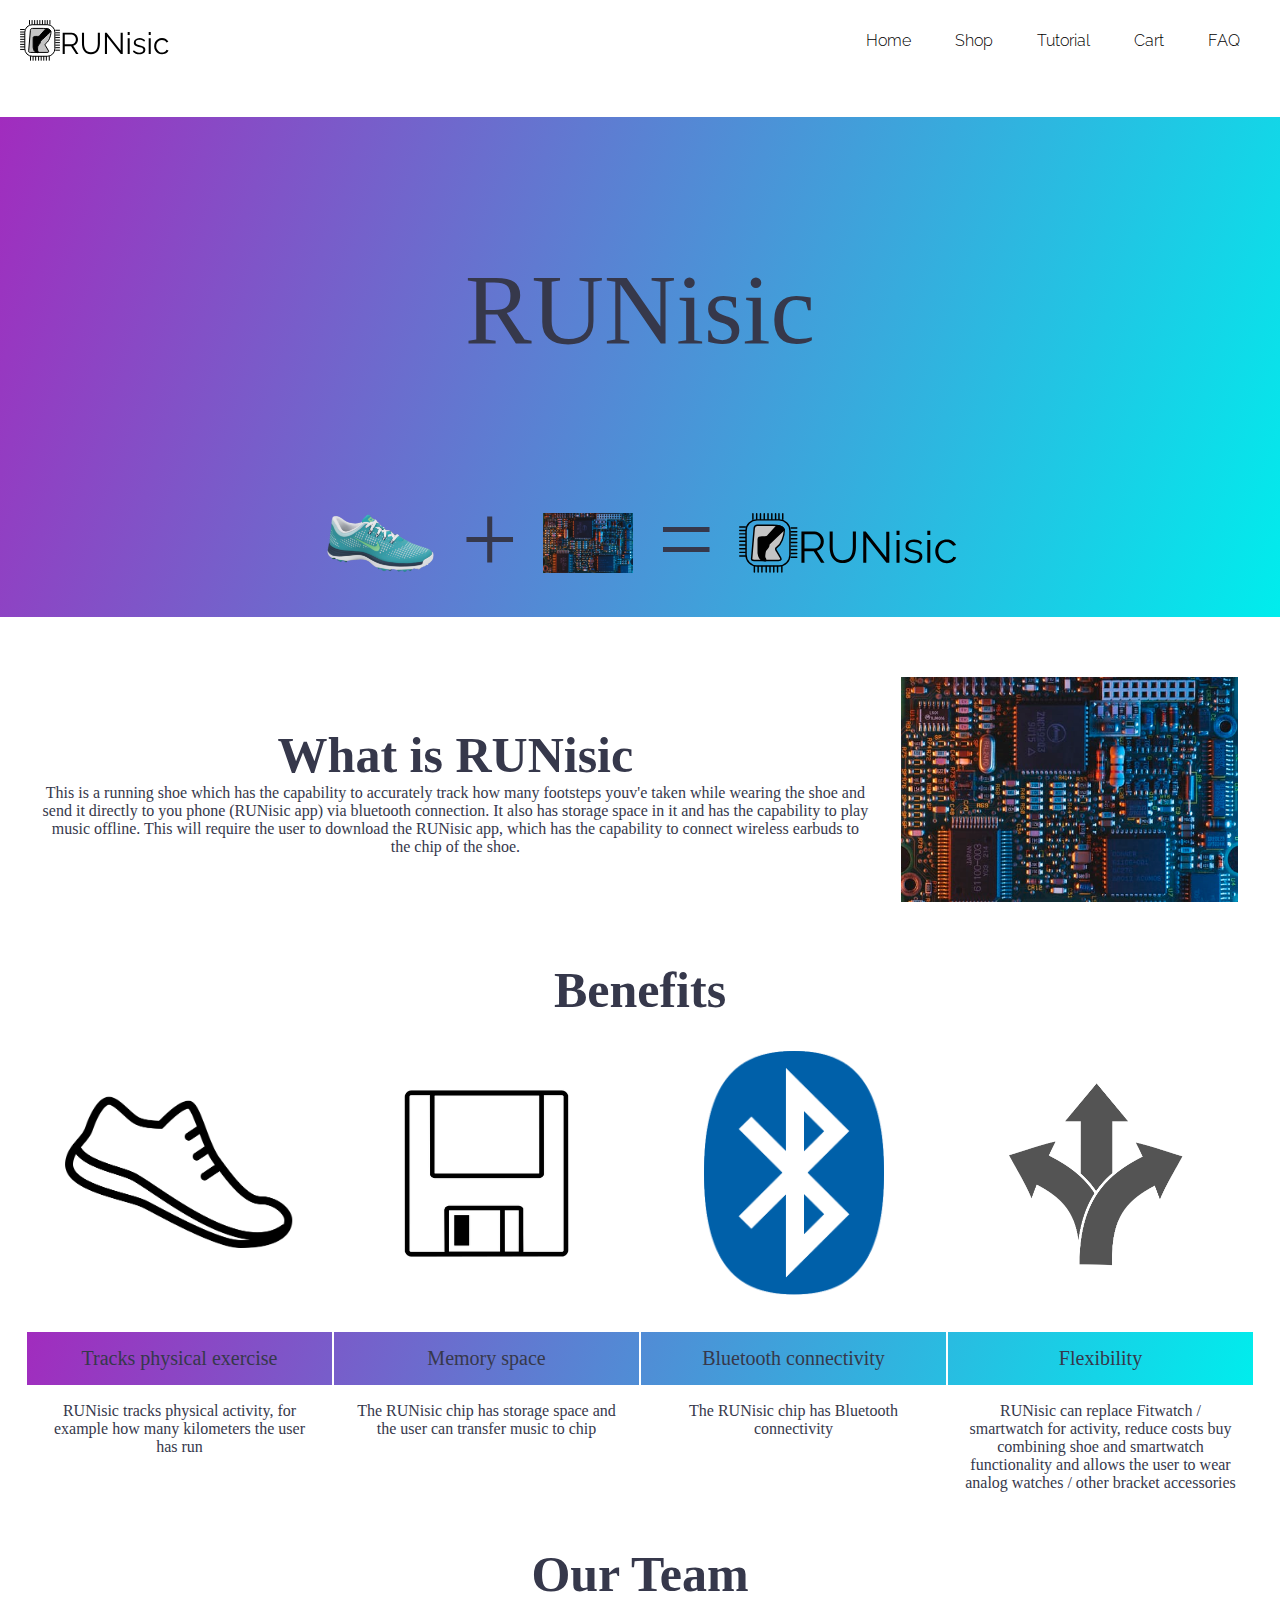
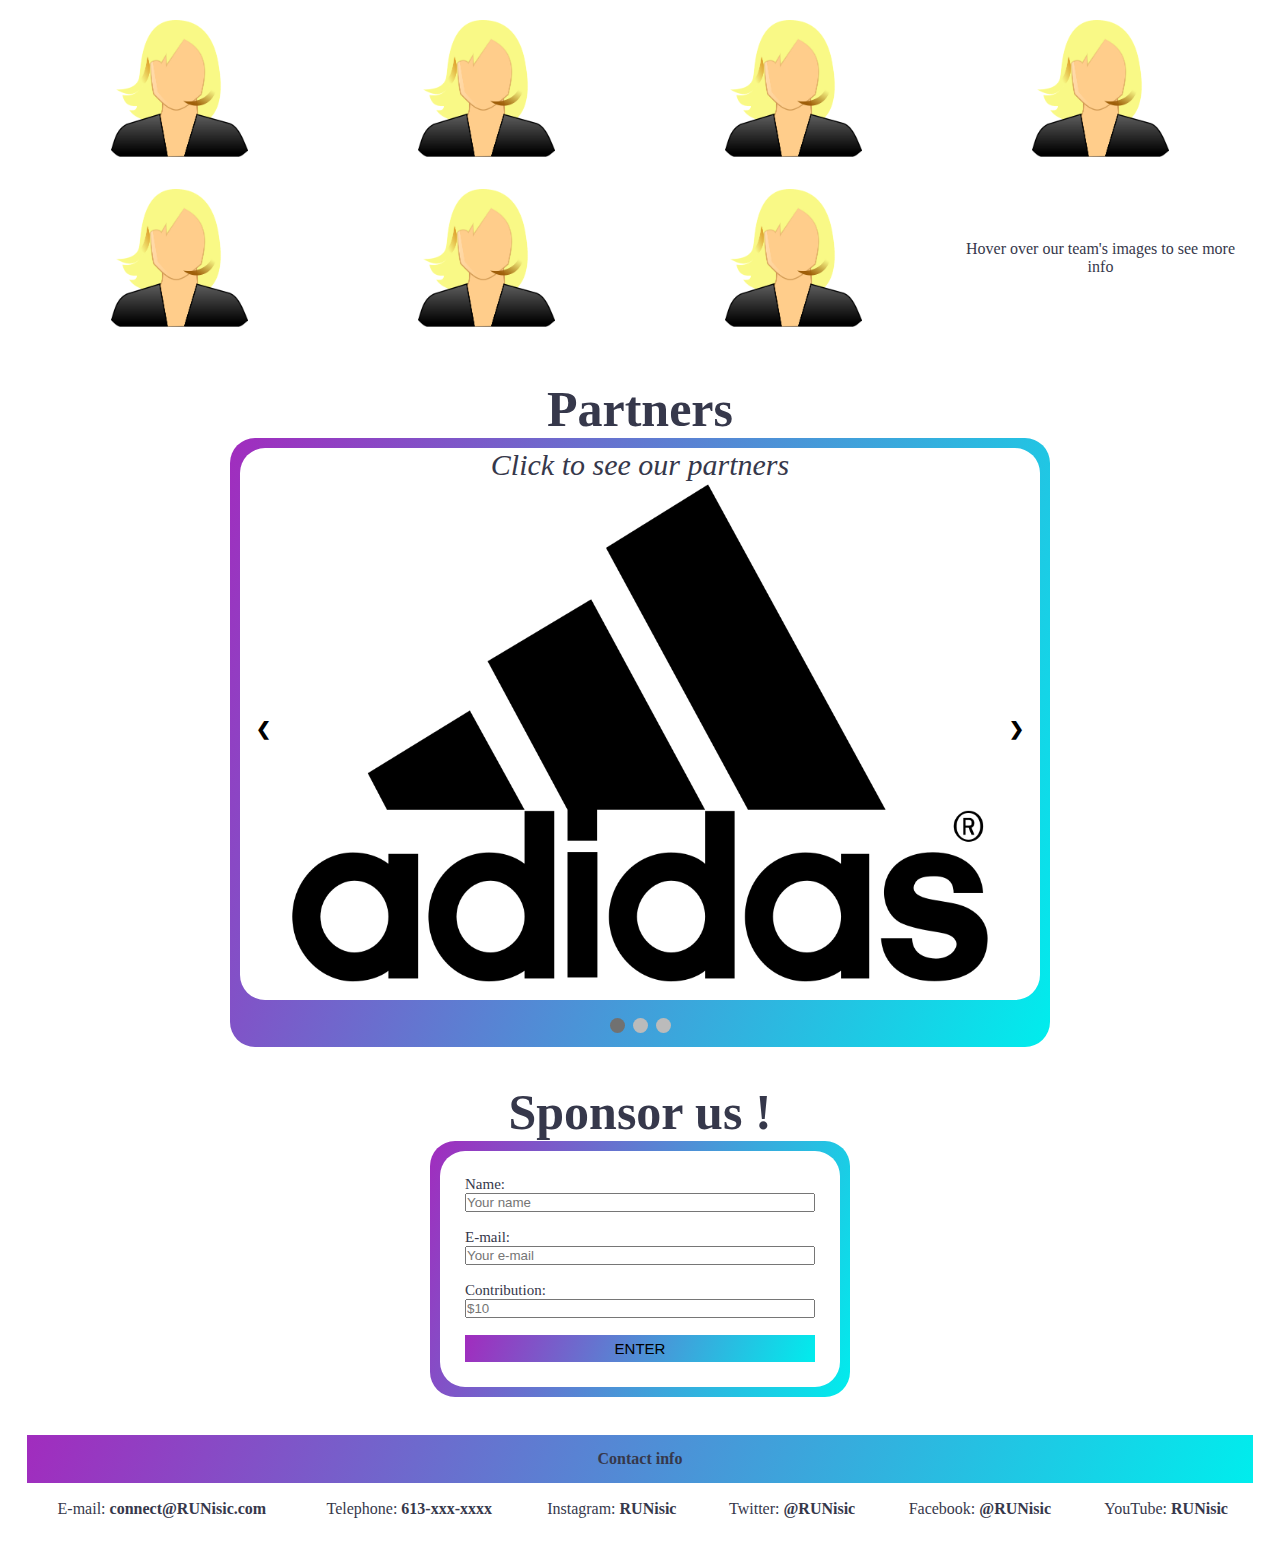
<file: index.html>
<!DOCTYPE html>
<html lang="en">

<head>
    <meta charset="UTF-8">
    <meta name="viewport" content="width=device-width, initial-scale=1.0">
    <title>RUNisic</title>
    <link rel="stylesheet" href="styles.css">
    <link rel="stylesheet" href="MainPage-index/MainPage.css">
</head>

<body>
    <!-- Nav bar -->
    <header>
        <div class="navBar">
            <img class="logo" src="assets/navBar_logo.svg" alt="logo.png" onclick="location.href='index.html';">
            <nav>
                <ul class="tabs">
                    <li><a href="index.html">Home</a></li>
                    <li><a href="ShoppingPage/ShoppingPage.html">Shop</a></li>
                    <li><a href="TutorialsPage/TutorialsPage.html">Tutorial</a></li>
                    <li><a href="ShoppingCartPage/ShoppingCartPage.html">Cart</a></li>
                    <li><a href="FAQPage/FaqPage.html">FAQ</a></li>
                </ul>
            </nav>
        </div>
    </header>

    <br>
    <br>

    <body>

        <div class="mainPageClass">
            <div class="top">
              <div class="center">
                <br> 
                RUNisic
                <br> <br>
                <img style="height: 60px;" src="MainPage-index/Image/shoe_mainPage.png" alt="[image of shoe]">
                +
                <img style="height: 60px;" src="MainPage-index/Image/chip.jpg" alt="[image of chip]">
                = 
                <img style="height: 60px;" src="assets/navBar_logo.svg" alt="[logo]">
              </div>
            </div>
        
            <article>
            <br>
        
            <table>
              <tr> <td style="width: 70%;">
                <div id="info">
                <h2> What is RUNisic </h2>
                <p class="info-text"> This is a running shoe which has the capability to accurately track how many footsteps youv'e
                  taken while wearing the shoe and send it directly to you phone (RUNisic app) via bluetooth connection.
                  It also has storage space in it and has the capability to play music offline. This will require
                  the user to download the RUNisic app, which has the capability to connect wireless earbuds to the
                  chip of the shoe. </p>
                </div>
              </td>
              <td>
                <img style="width: 100%;" src="MainPage-index/Image/chip.jpg" alt="[image of chip]">
              </td>
              <tr>
            </table>
        
            <br> <br> 
            
            <h2> Benefits  </h2>
            <table style="width: 100%; text-align: center;">
              <tr> 
                <td style="width: 25%;"> <img src="MainPage-index/Image/Exercise.png" alt="[Exercise]" style="width: 100%; max-width: 300px;"> </td>
                <td style="width: 25%;"> <img src="MainPage-index/Image/Memory.png" alt="[Memory]" style="width: 100%; max-width: 300px;"> </td>
                <td style="width: 25%;"> <img src="MainPage-index/Image/Bluetooth.png" alt="[Bluetooth]" style="width: 100%; max-width: 180px;"> </td>
                <td style="width: 25%;"> <img src="MainPage-index/Image/Flexibility.jpg" alt="[Flexibility]" style="width: 100%; max-width: 300px;"> </td>
              </tr>
              <tr style="font-size: 20px; background: linear-gradient(109.49deg, #A12CBE 0%, #00EDED 100%);">
                <td>Tracks physical exercise</td>
                <td>Memory space</td> 
                <td>Bluetooth connectivity</td>
                <td>Flexibility</td>
              </tr>
              
              <tr style="vertical-align: top;">
                <td>RUNisic tracks physical activity, for example how many kilometers the user has run</td>
                <td>The RUNisic chip has storage space and the user can transfer music to chip</td>
                <td>The RUNisic chip has Bluetooth connectivity</td>
                <td>RUNisic can replace Fitwatch / smartwatch for activity, reduce costs buy combining shoe and smartwatch functionality and allows the user to wear analog watches / other bracket accessories </td>
              </tr>
          </table>
          <br> <br> 
        
          <h2> Our Team </h2>
          <table>
            <tr>
              <td style="width: 25%;">
                <div class="team_container">
                  <img src="MainPage-index/Image/avatar_female.png" alt="[Female Avatar]" class="team_image">
                  <div class="team_overlay">
                    <div class="team_text">Taha Ben Amor</div>
                  </div>
                </div>
              </td>
              <td style="width: 25%;">
                <div class="team_container">
                  <img src="MainPage-index/Image/avatar_female.png" alt="[Female Avatar]" class="team_image">
                  <div class="team_overlay">
                    <div class="team_text">Victoria Cimpu</div>
                  </div>
                </div>
              </td>
              <td style="width: 25%;">
                <div class="team_container">
                  <img src="MainPage-index/Image/avatar_female.png" alt="[Female Avatar]" class="team_image">
                  <div class="team_overlay">
                    <div class="team_text">Robert Djukic</div>
                  </div>
                </div>
              </td>
              <td style="width: 25%;">
                <div class="team_container">
                  <img src="MainPage-index/Image/avatar_female.png" alt="[Female Avatar]" class="team_image">
                  <div class="team_overlay">
                    <div class="team_text">Aimen Mossa</div>
                  </div>
                </div>
              </td>
            </tr>
            <tr> 
              <td style="width: 25%;">
                <div class="team_container">
                  <img src="MainPage-index/Image/avatar_female.png" alt="[Female Avatar]" class="team_image">
                  <div class="team_overlay">
                    <div class="team_text">Uyen Nguyen</div>
                  </div>
                </div>
              </td>
              <td style="width: 25%;">
                <div class="team_container">
                  <img src="MainPage-index/Image/avatar_female.png" alt="[Female Avatar]" class="team_image">
                  <div class="team_overlay">
                    <div class="team_text">Haris Ahmad Vohra</div>
                  </div>
                </div>
              </td>
              <td style="width: 25%;">
                <div class="team_container">
                  <img src="MainPage-index/Image/avatar_female.png" alt="[Female Avatar]" class="team_image">
                  <div class="team_overlay">
                    <div class="team_text">Muhammad Muizz Zafar</div>
                  </div>
                </div>
              </td>
              <td>
                <p style="text-align: center;">Hover over our team's images to see more info</p>
              </td>
            </tr>
          </table>
        
          <br> <br> 
        
          <h2> Partners </h2>
            <div class="border slide">
            <div class="partner-slideshow">
              <p style="text-align: center; font-size: 30px;"><i>Click to see our partners</i></p>
              <div class="logoSlides fade">
                <img src="MainPage-index/Image/Adidas.png" alt="[Adidas]" class="partner-img">
              </div>
              
              <div class="logoSlides fade">
                <img src="MainPage-index/Image/Nike.png" alt="[Nike]" class="partner-img">
              </div>
              
              <div class="logoSlides fade">
                <img src="MainPage-index/Image/Reebok.png" alt="[Reebok]" class="partner-img">
              </div>
              
              <a class="prev" onclick="plusSlides(-1)">&#10094;</a>
              <a class="next" onclick="plusSlides(1)">&#10095;</a>
              <br>
              </div>
              <br>
              
              <div style="text-align:center">
                <span class="dot" onclick="currentSlide(1)"></span> 
                <span class="dot" onclick="currentSlide(2)"></span> 
                <span class="dot" onclick="currentSlide(3)"></span> 
            </div> </div>
            
            <br> <br> 
        
            <h2>Sponsor us !</h2>
            <div class="border Sponsor">
              <div class="sponsor">
                Name: <br> <input type="text" id="s_name" placeholder="Your name">  <br> <br>
                E-mail: <br> <input type="text" id="s_e-mail" placeholder="Your e-mail"> <br> <br>
                Contribution: <br> <input type="text" id="s_cont" placeholder="$10"> <br> <br>
                <button id="b_sponsor" onclick="sponsor()"> ENTER </button>
              </div>
            </div>
        
            <br> <br> 
        
            <table id="bottom">
              <tr>
                <th colspan="6" style="background: linear-gradient(109.49deg, #A12CBE 0%, #00EDED 100%);">Contact info</th>
              </tr>  
              <tr>
                <td>E-mail: <b>connect@RUNisic.com</b></td>
                <td>Telephone: <b>613-xxx-xxxx</b></td> 
                <td>Instagram: <b>RUNisic</b></td>
                <td>Twitter: <b>@RUNisic</b></td>
                <td>Facebook: <b>@RUNisic</b></td>
                <td>YouTube: <b>RUNisic</b></td>
              </tr>
            </table>
            </article>
        </div>
        <script src="index.js"></script>
        <script src="MainPage-index/MainPage.js"></script>
    </body>

</html>
</file>
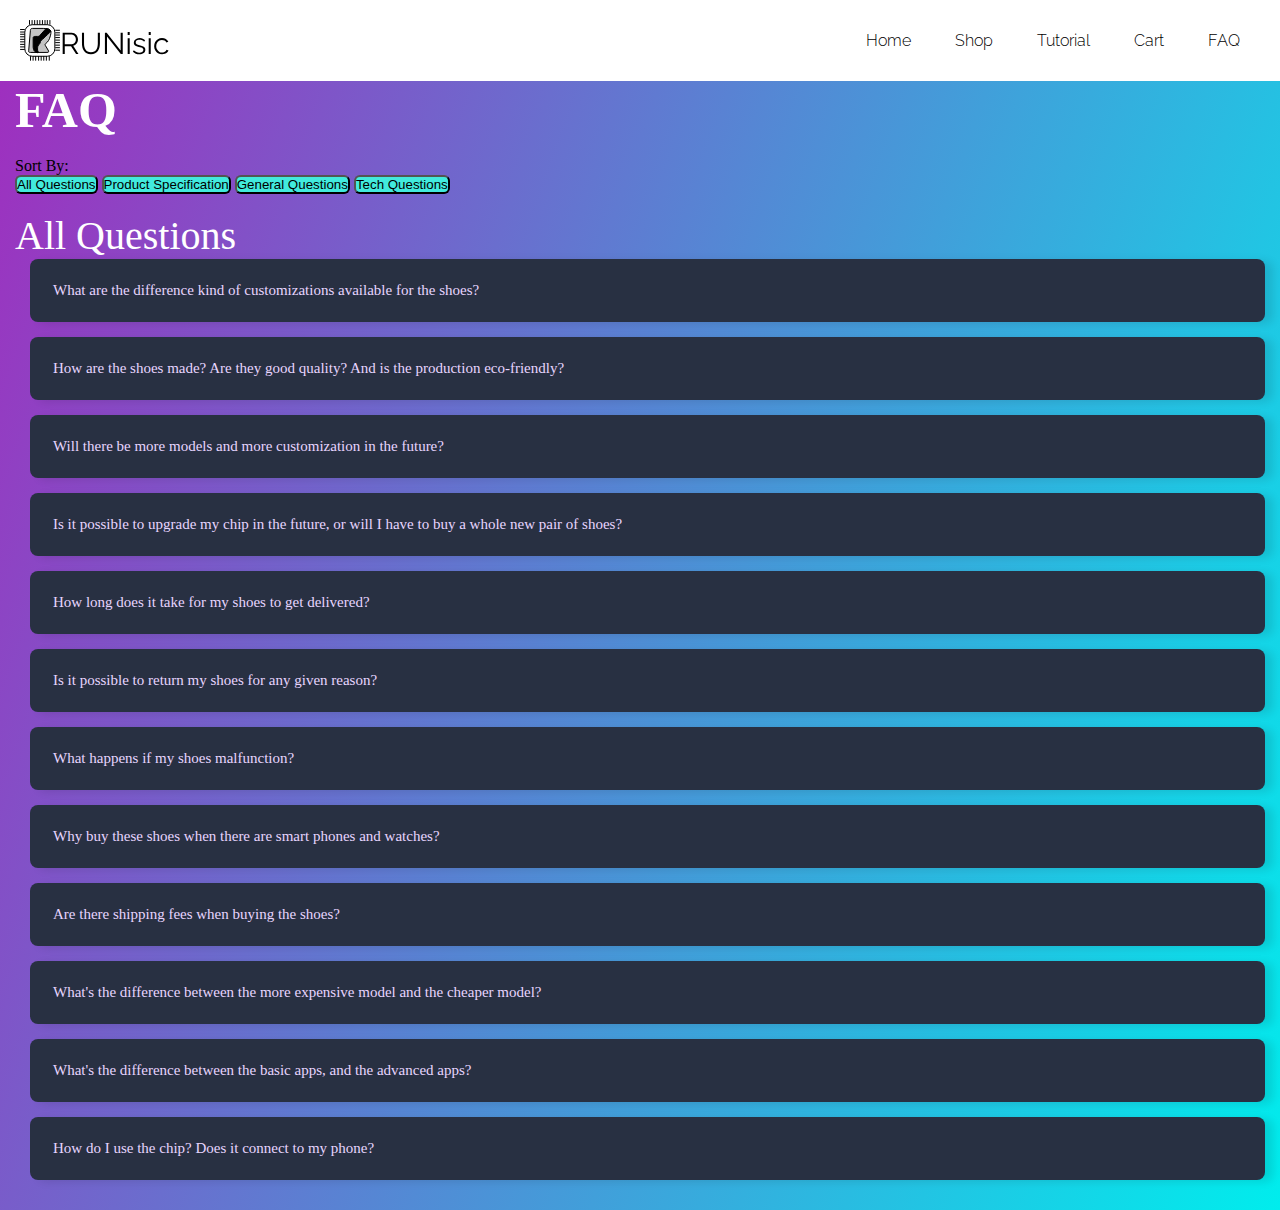
<file: FAQPage/FaqPage.html>
<!DOCTYPE html>
<html lang="en">

<head>
    <meta charset="UTF-8">
    <meta name="viewport" content="width=device-width, initial-scale=1.0">
    <title>FAQ Page</title>
    <link rel="stylesheet" href="FaqPage.css">
    <link rel="stylesheet" href="../styles.css">
</head>

<body>

    <!-- Nav bar -->
    <header>
        <div class="navBar">
            <img class="logo" src="../assets/navBar_logo.svg" alt="logo.png" onclick="location.href='../index.html';">
            <nav>
                <ul class="tabs">
                    <li><a href="../index.html">Home</a></li>
                    <li><a href="../ShoppingPage/ShoppingPage.html">Shop</a></li>
                    <li><a href="../TutorialsPage/TutorialsPage.html">Tutorial</a></li>
                    <li><a href="../ShoppingCartPage/ShoppingCartPage.html">Cart</a></li>
                    <li><a href="FaqPage.html">FAQ</a></li>
                </ul>
            </nav>
        </div>
    </header>
    

    <div class="FAQPageClass">

            <h1 id="FaqWord">FAQ</h1>
          
            <br>
            <p>Sort By:</p>
            <p><button type="button" id="all">All Questions</button>   <button type="button" id="prod">Product Specification</button>   <button type="button" id="gen">General Questions</button>   <button type="button" id="tec">Tech Questions</button></p>
            <br>
            
            <p id="Qsection">All Questions</p>
    
                <div class="container">
                    <div class="accordion">
                        
                    <div class="Product" id="product">
                        <div class="accordion-item" id="Q1">
                            <a class="accordion-link" href="#Q1">
                                What are the difference kind of customizations available for the shoes?
                            </a>
                            <div class="answer">
                                <p>
                                    Giving our customers a shoe that fits their needs and their preferences is our priority. So we allow customers to customize everything from shoe size and color, to the type of chip you want
                                </p>
                            </div>
                        </div>
    
                        <div class="accordion-item" id="Q2">
                            <a class="accordion-link" href="#Q2">
                                How are the shoes made? Are they good quality? And is the production eco-friendly?
                            </a>
                            <div class="answer">
                                <p>
                                    Our shoes are made here in Canada with the highest quality materials which are obtained in a eco-friendly and sustainable manner.
                                </p>
                            </div>
                        </div>
                    
                        <div class="accordion-item" id="Q3">
                            <a class="accordion-link" href="#Q3">
                                Will there be more models and more customization in the future?
                            </a>
                            <div class="answer">
                                <p>
                                    Yes, we plan to continue to grow the customization of our shoes, and technology becomes more advanced also expect to see new chips being implemented.
                                </p>
                            </div>
                        </div>

                        <div class="accordion-item" id="Q4">
                            <a class="accordion-link" href="#Q4">
                                Is it possible to upgrade my chip in the future, or will I have to buy a whole new pair of shoes?
                            </a>
                            <div class="answer">
                                <p>
                                    Yes, you can upgrade the chip and have the old chip replaced, however this will come with extra charge as we will have to remove your chip and then implement the new one?
                                </p>
                            </div>
                        </div>
                    </div>


                    <div class="General" id="general">
                        <div class="accordion-item" id="Q5">
                            <a class="accordion-link" href="#Q5">
                                How long does it take for my shoes to get delivered?
                            </a>
                            <div class="answer">
                                <p>
                                    The shipping time varies, but it can be expected to take around 3-5 business days
                                </p>
                            </div>
                        </div>

                        <div class="accordion-item" id="Q6">
                            <a class="accordion-link" href="#Q6">
                                Is it possible to return my shoes for any given reason?
                            </a>
                            <div class="answer">
                                <p>
                                    Yes. Returns are possible within the first 30 days of owning them
                                </p>
                            </div>
                        </div>

                        <div class="accordion-item" id="Q7">
                            <a class="accordion-link" href="#Q7">
                                What happens if my shoes malfunction?
                            </a>
                            <div class="answer">
                                <p>
                                    All shoes come with a 1 year warranty for the chip, and any errors or defects involving the chip will be replaced on us
                                </p>
                            </div>
                        </div>

                        <div class="accordion-item" id="Q8">
                            <a class="accordion-link" href="#Q8">
                                Why buy these shoes when there are smart phones and watches? 
                            </a>
                            <div class="answer">
                                <p>
                                    Our shoes offer the same features but with more accuracy as the shoes are directly attatched to your body. The shoes also remove the need to take your phone or smart watch with you while outside
                            </div>
                        </div>

                        <div class="accordion-item" id="Q9">
                            <a class="accordion-link" href="#Q9">
                                Are there shipping fees when buying the shoes?
                            </a>
                            <div class="answer">
                                <p>
                                    There are no shipping fees. That means that wheather you want to buy a new pair or return a pair you were not satisfied with, you will not need to pay any shipping fees
                            </div>
                        </div>
                    </div>

                    <div class="Tech" id="tech">
                        <div class="accordion-item" id="Q10">
                            <a class="accordion-link" href="#Q10">
                                What's the difference between the more expensive model and the cheaper model?
                            </a>
                            <div class="answer">
                                <p>
                                    In our more expensive model we are using an ESP32 which offers more in terms of performance and features than what we use in the cheaper model which is an ESP8266
                                </p>
                            </div>
                        </div>

                        <div class="accordion-item" id="Q11">
                            <a class="accordion-link" href="#Q11">
                                What's the difference between the basic apps, and the advanced apps?
                            </a>
                            <div class="answer">
                                <p>
                                    When you purchase the advanced apps, you get everything you would with the standard apps, but the advanced version gives you access to more and better quality apps
                                </p>
                            </div>
                        </div>

                        <div class="accordion-item" id="Q12">
                            <a class="accordion-link" href="#Q12">
                                How do I use the chip? Does it connect to my phone?
                            </a>
                            <div class="answer">
                                <p>
                                    The chip will connect to your phone and you can then use the full capabilities of the chip through your phone in an easy to use way
                                </p>
                            </div>
                        </div>
                    </div>

                    </div>
                </div>



    
    </div>
    </div>
    
    

    <script src="FaqPage.js"></script>
</body>

</html>
</file>
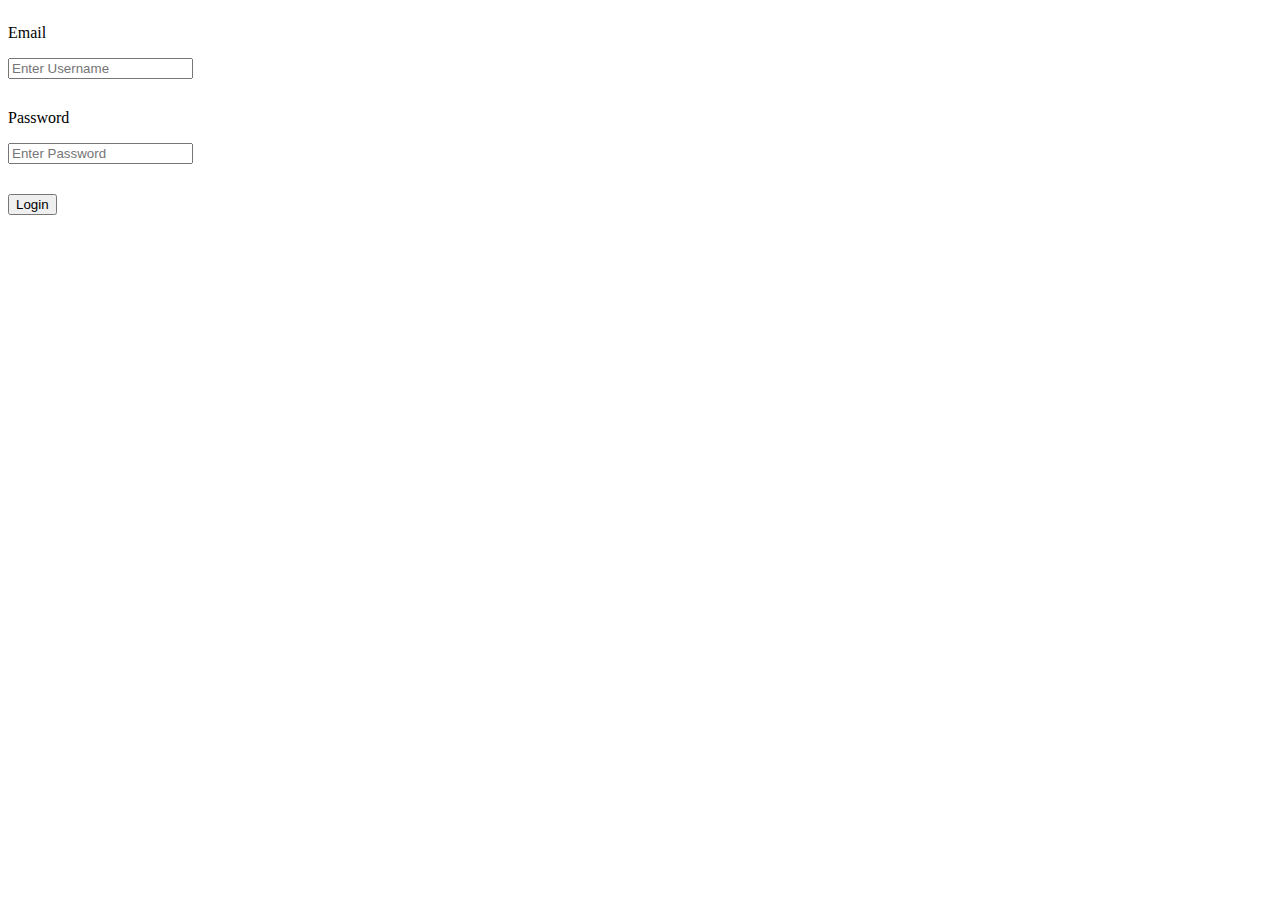
<file: LoginPage/LoginPage.html>
<!DOCTYPE html>
<html lang="en">

<head>
    <meta charset="UTF-8">
    <meta name="viewport" content="width=device-width, initial-scale=1.0">
    <title>Login</title>
    <link rel="stylesheet" href="LoginPage.css">
</head>

<body>

    <div class="mainPageClass">

        <div class="card">
            <form onsubmit="event.preventDefault();formSubmit()">
                <div>
                    <label for="name">
                        <p>Email</p>
                    </label>
                    <input type="text" placeholder="Enter Username" name="uname" id="uname" required>
                </div>
                <div style="margin-top: 30px; margin-bottom: 30px;">
                    <label for="psw">
                        <p>Password</p>
                    </label>
                    <input type="password" placeholder="Enter Password" name="psw" id="psw" required>
                </div>
                <button>Login</button>

            </form>
        </div>

    </div>

    <script src="LoginPage.js"></script>
</body>

</html>
</file>
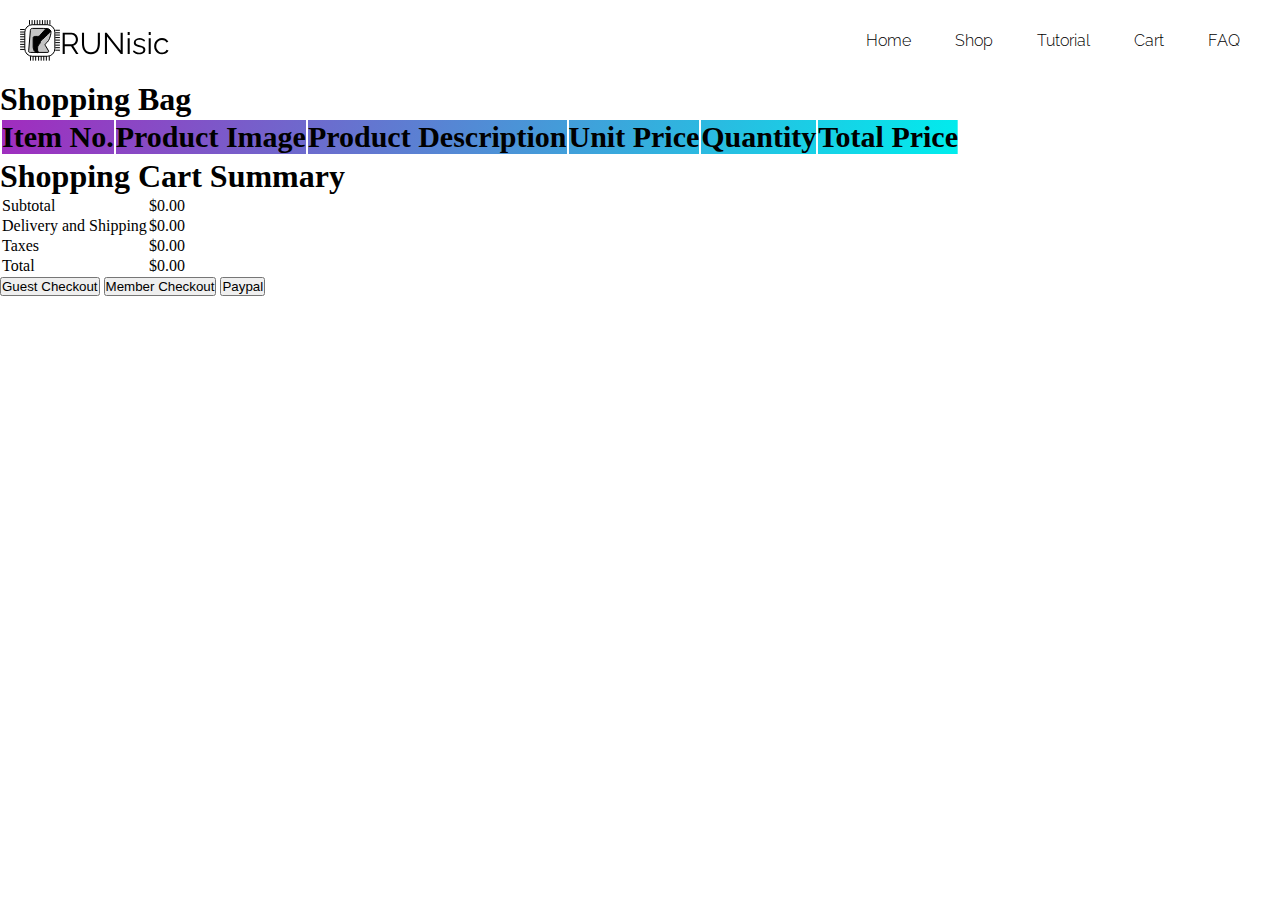
<file: ShoppingCartPage/ShoppingCartPage.html>
<!DOCTYPE html>
<html lang="en">

<head>
    <meta charset="UTF-8">
    <meta name="viewport" content="width=device-width, initial-scale=1.0">
    <title>Document</title>
    <link rel="stylesheet" href="ShoppingCartPage.css">
    <link rel="stylesheet" href="../styles.css">
</head>

<body onload="loadTable()">

    <header>
        <div class="navbar-border">
            <div class="navBar">
                <img class="logo" src="../assets/navBar_logo.svg" alt="logo.png" onclick="location.href='../index.html';">
                <nav>
                    <ul class="tabs">
                        <li><a href="../index.html">Home</a></li>
                        <li><a href="../ShoppingPage/ShoppingPage.html">Shop</a></li>
                        <li><a href="../TutorialsPage/TutorialsPage.html">Tutorial</a></li>
                        <li><a href="ShoppingCartPage.html">Cart</a></li>
                        <li><a href="../FAQPage/FaqPage.html">FAQ</a></li>
                    </ul>
                </nav>
            </div>
        </div>
    </header>


    <div class="mainPageClass">

        <section>
            <article>
                <h1>Shopping Bag</h1>
                <ul>

                    <table>
                        <tr style="font-size: 30px; background: linear-gradient(109.49deg, #A12CBE 0%, #00EDED 100%);">
                            <th>Item No. </th>
                            <th>Product Image</th>
                            <th>Product Description</th>
                            <th>Unit Price </th>
                            <th>Quantity </th>
                            <th>Total Price</th>
                        </tr>

                        <tr id="cartTable">
                        </tr>
                    </table>

            </article>
            <aside>
                <h1>Shopping Cart Summary</h1>
                <table id="cart-summary">
                    <tr>
                        <td>Subtotal </td>
                        <td> $0.00 </td>
                    </tr>
                    <tr>
                        <td>Delivery and Shipping </td>
                        <td>$0.00 </td>
                    </tr>
                    <tr>
                        <td>Taxes</td>
                        <td>$0.00</td>
                    </tr>
                    <tr>
                        <td>Total </td>
                        <td> $0.00 </td>
                    </tr>
                </table>
                <button type="button" onclick="clickGuestCheckout()">Guest Checkout</button>
                <button type="button" onclick="clickMemberCheckout()">Member Checkout </button>
                <button type="button" onclick="clickPayPalCheckout()"> Paypal </button>
            </aside>

        </section>

    </div>
    </div>










    <script src="ShoppingCartPage.js"></script>
</body>

</html>
</file>
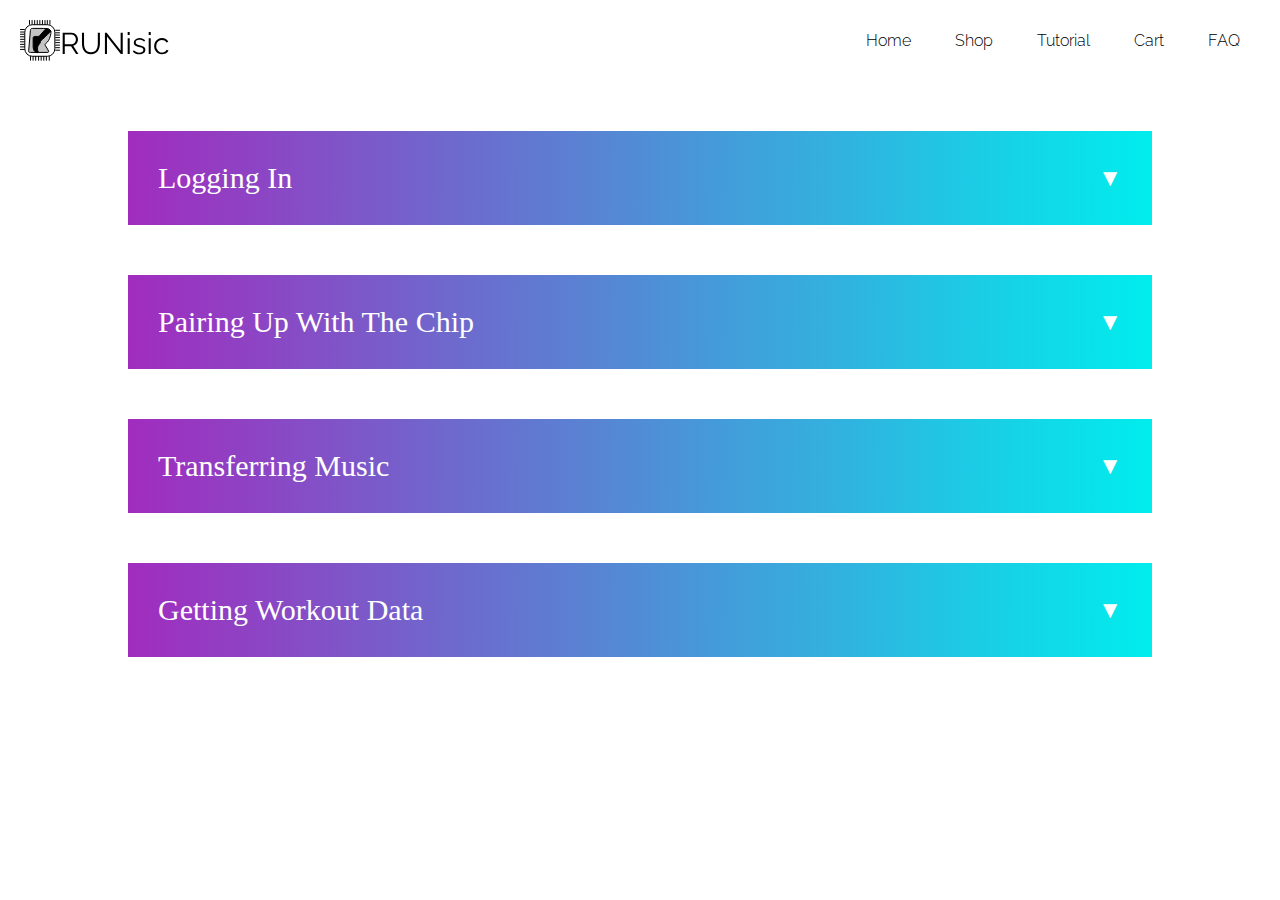
<file: TutorialsPage/TutorialsPage.html>
<!DOCTYPE html>
<html lang="en">

<head>
    <meta charset="UTF-8">
    <meta name="viewport" content="width=device-width, initial-scale=1.0">
    <title>Document</title>
    <link rel="stylesheet" href="TutorialsPage.css">
    <link rel="stylesheet" href="../styles.css">
</head>

<body>

    <header>
        <div class="navBar">
            <img class="logo" src="../assets/navBar_logo.svg" alt="logo.png" onclick="location.href='../index.html';">
            <nav>
                <ul class="tabs">
                    <li><a href="../index.html">Home</a></li>
                    <li><a href="../ShoppingPage/ShoppingPage.html">Shop</a></li>
                    <li><a href="TutorialsPage.html">Tutorial</a></li>
                    <li><a href="../ShoppingCartPage/ShoppingCartPage.html">Cart</a></li>
                    <li><a href="../FAQPage/FaqPage.html">FAQ</a></li>
                </ul>
            </nav>
        </div>
    </header>


    <div>

        <div class="dropdownquestion" id="dropdown-question-0">
            <!-- Heading -->
            <div class="dropdown-card" onclick="clicked(0)">
                <p class="heading">Logging In</p>
                <div class="dropdownImage"></div>
            </div>
            <!-- Other Contet Below -->
            <div id="bottom-content-0"></div>
        </div>

        <div class="dropdownquestion" id="dropdown-question-1">
            <!-- Heading -->
            <div class="dropdown-card" onclick="clicked(1)">
                <p class="heading">Pairing Up With The Chip</p>
                <div class="dropdownImage"></div>
            </div>
            <!-- other Content -->
            <div id="bottom-content-1"></div>
        </div>


        <div class="dropdownquestion" id="dropdown-question-2">
            <!-- Heading -->
            <div class="dropdown-card" onclick="clicked(2)">
                <p class="heading">Transferring Music</p>
                <div class="dropdownImage"></div>
            </div>
            <!-- Other Content -->
            <div id="bottom-content-2"></div>
        </div>

        <div class="dropdownquestion" id="dropdown-question-3">
            <!-- Heading -->
            <div class="dropdown-card" onclick="clicked(3)">
                <p class="heading">Getting Workout Data</p>
                <div class="dropdownImage"></div>
            </div>
            <!-- Other Content -->
            <div id="bottom-content-3"></div>
        </div>

    </div>


    <script src="TutorialsPage.js"></script>
</body>

</html>
</file>
<file: styles.css>
@import url('https://fonts.googleapis.com/css2?family=Raleway:wght@300&display=swap');
* {
    box-sizing: border-box;
    margin: 0;
    padding: 0;
}

li a {
    font-family: 'Raleway', sans-serif;
    font-weight: 300;
    font-size: 16px;
    color: black;
    text-decoration: none;
}

header .navBar {
    display: flex;
    justify-content: flex-end;
    align-items: center;
    padding: 20px;
}

.logo {
    cursor: pointer;
    margin-right: auto;
}

.tabs li {
    display: inline-block;
    padding: 0px 20px;
}

.tabs li a {
    cursor: pointer;
    transition: all 0.3s ease 0s;
}

.tabs li a:hover {
    color: aquamarine;
}
</file>
<file: MainPage-index/MainPage.css>
@import url('https://fonts.googleapis.com/css2?family=Raleway:wght@300&display=swap');

th, td {
    padding: 15px;
}

body {
    background: linear-gradient(white, white);
    color: #36384B;
}

article {
    padding: 25px;
}

.info-text {
    text-align: center;
}

.border{
    background: linear-gradient(109.49deg, #A12CBE 0%, #00EDED 100%);
    padding: 10px;
    border-radius: 25px;
    margin: auto;
}

#info {
    background-color: white;
    border-radius: 25px;
}

h2 {
    text-align: center;
    font-size: 50px;
}

/* Top section */ 
.top{
    position: relative;
    background: linear-gradient(109.49deg, #A12CBE 0%, #00EDED 100%);
    text-align: center;
    font-size: 100px;
    width: 100%;
    height: 500px;
}

.center {
    position: absolute;
    top: 50%;
    left: 50%;
    transform: translate(-50%, -50%);
    width: 100%;
}

/* Partners Slideshow */
* {box-sizing: border-box}
.logoSlides {display: none; width: 700px; height: 500px; border-radius: 25px; margin: auto;}
.partner-img {vertical-align: middle; width: 700px; height: 500px; margin: auto;}

.partner-slideshow {
    width: 800px;
    position: relative;
    margin: auto;
    background-color: white;
    border-radius: 25px;
}

.slide {
    width: 820px;
}

.prev, .next {
    cursor: pointer;
    position: absolute;
    top: 50%;
    width: auto;
    padding: 16px;
    margin-top: -22px;
    color: black;
    font-weight: bold;
    font-size: 18px;
    transition: 0.6s ease;
    border-radius: 0 3px 3px 0;
    user-select: none;
}

.next {
    right: 0;
    border-radius: 3px 0 0 3px;
}

.prev:hover, .next:hover {
    background-color: lightgray;
}

.dot {
  cursor: pointer;
  height: 15px;
  width: 15px;
  margin: 0 2px;
  background-color: #bbb;
  border-radius: 50%;
  display: inline-block;
  transition: background-color 0.6s ease;
}

.active, .dot:hover {
    background-color: #717171;
}

.fade {
    animation-name: fade;
    animation-duration: 1.5s;
    -webkit-animation-name: fade;
    -webkit-animation-duration: 1.5s;
}

@-webkit-keyframes fade {
    from {opacity: .4} 
    to {opacity: 1}
}

@keyframes fade {
    from {opacity: .4} 
    to {opacity: 1}
}

/* bottom (contact info) section */
#bottom {
    width: 100%;
    text-align: center;
}

/* Sponsor section */
.sponsor {
    background-color: white;
    font-size: 15px;
    border-radius: 25px;
    padding: 25px;
    width: 400px;
}

.Sponsor {
    width: 420px;
    margin: auto;
}

#b_sponsor {
    background: linear-gradient(109.49deg, #A12CBE 0%, #00EDED 100%);
    padding: 5px 10px;
    border: none;
    text-align: center;
    text-decoration: none;
    font-size: 15px;
    width: 100%;
}

input {
    width: 100%;
}

/*Our team section*/
.team_container {
    width: 50%;
    position: relative;
    margin: auto;
}

.team_image {
    width: 100%;
    display: block;
    height: auto;
}

.team_overlay {
    position: absolute;
    top: 0;
    bottom: 0;
    left: 0;
    right: 0;
    height: 100%;
    width: 100%;
    opacity: 0;
    transition: .5s ease;
    background: linear-gradient(109.49deg, #A12CBE 0%, #00EDED 100%);
}

.team_container:hover .team_overlay {
    opacity: 1;
}

.team_text {
    color: #36384B;
    font-size: 20px;
    position: absolute;
    top: 50%;
    left: 50%;
    -webkit-transform: translate(-50%, -50%);
    -ms-transform: translate(-50%, -50%);
    transform: translate(-50%, -50%);
    text-align: center;
}
</file>
<file: FAQPage/FaqPage.css>
@import url('https://fonts.googleapis.com/css2?family=Raleway:wght@300&display=swap');

@import url('https://fonts.googleapis.com/css2?family=Raleway:wght@300&display=swap');

.FAQPageClass{
    text-align: left;
    padding-left: 15px;
    padding-bottom: 15px;
}

header{
    background: white;
}

body{
    background: linear-gradient(109.49deg, #A12CBE 0%, #00EDED 100%);
}

html{
    box-sizing: border-box;
}

#FaqWord{
    color: #FFFFFF;
    font-size: 50px;
}

#Qsection{
    font-size: 40px;
    color: #FFFFFF;
}

.container{
    width: 100%;
    max-width:80;
    padding: 0 15px;
    margin: 0 auto;
    
}

.accordion-item{
    background-color: #283042;
    border-radius: 8px;
    margin-bottom: 15px;
    padding: 15px;
    box-shadow: 8px 2px 8px rgba(0,0,0,.1);
}

.accordion-link{
    font-size: 15px;
    background-color: #283042;
    width: 100%;
    display: flex;
    color: #e7d5ff;
    padding: 8px;
    text-decoration:none;
}

.accordion-link:hover{
    background-color: #1f283f;
}

.answer{
    max-height: 0;
    overflow: hidden; 
    position: relative;
    background-color: #212838;
    transition: max-height 650ms;
}

.answer::before{
    content:"";
    position: absolute;
    width: 10px;
    height: 90%;
    background-color: #8fc460;
    top: 50%;
    left:0%;
    transform:translateY(-50%);
}

.answer p{
    font-size: 15px;
    color: rgba(255,255,255,.6);
    padding: 25px;
}

.accordion-item:target .answer{
    max-height: 240px;
}

#all{
    background-color: #42EADDFF;
    border-radius: 6px;
}

#all:hover{
    color: white;
    background-color: #CDB599FF;
}

#prod{
    background-color: #42EADDFF;
   
    border-radius: 6px;
}
#prod:hover{
    color: white;
    background-color: #CDB599FF;
}

#gen{
    background-color: #42EADDFF;
    border-radius: 6px;
}

#gen:hover{
    color: white;
    background-color: #CDB599FF;
}

#tec{
    background-color: #42EADDFF;
    border-radius: 6px;
}

#tec:hover{
    color: white;
    background-color: #CDB599FF;
}
</file>
<file: LoginPage/LoginPage.css>
@import url('https://fonts.googleapis.com/css2?family=Raleway:wght@300&display=swap');
.card {
    background-color: #ffffff;
    margin-right: auto;
    width: 50vw;
    height: 70vh;
    display: flex;
    flex-direction: column;
}

.card p {
    color: black;
}
</file>
<file: ShoppingCartPage/ShoppingCartPage.css>
@import url('https://fonts.googleapis.com/css2?family=Raleway:wght@300&display=swap');
</file>
<file: TutorialsPage/TutorialsPage.css>
p {
    color: white;
}

.dropdownquestion {
    width: 80vw;
    background: linear-gradient(90.34deg, #A12CBE 0%, #00EDED 100%);
    margin: auto;
    margin-bottom: 50px;
}

.dropdown-card {
    width: 100%;
    display: flex;
    flex-direction: row;
    justify-content: space-between;
    align-items: center;
    padding: 30px;
}

.heading {
    font-size: 30px;
}

.dropdownImage::before {
    content: '\25BC';
    font-size: 1.5em;
    color: white;
}

#dropdown-question-0 {
    margin-top: 50px;
}


/* For when the dropdown is clicked */

.bottom-background {
    padding: 2px;
    background-color: linear-gradient(90.34deg, #A12CBE 0%, #00EDED 100%);
}

.bottom-content {
    background-color: white;
}
</file>
